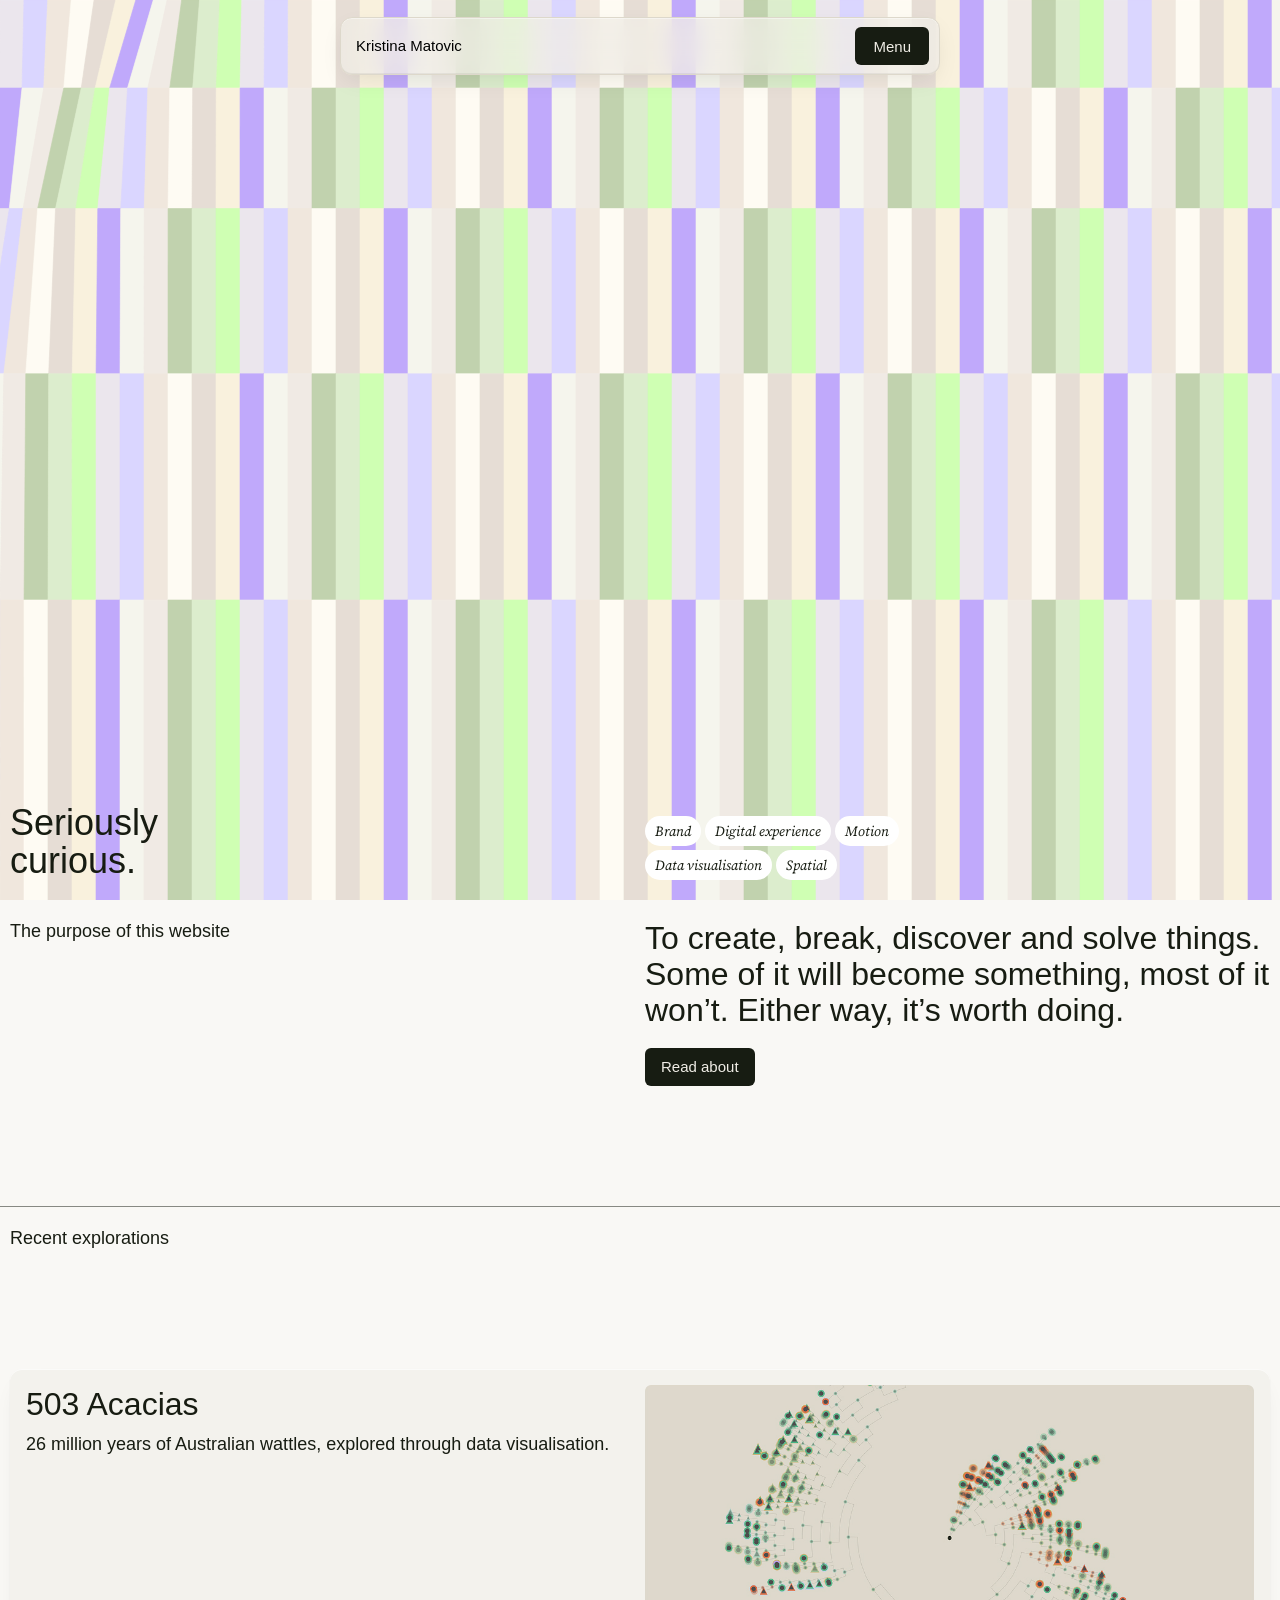
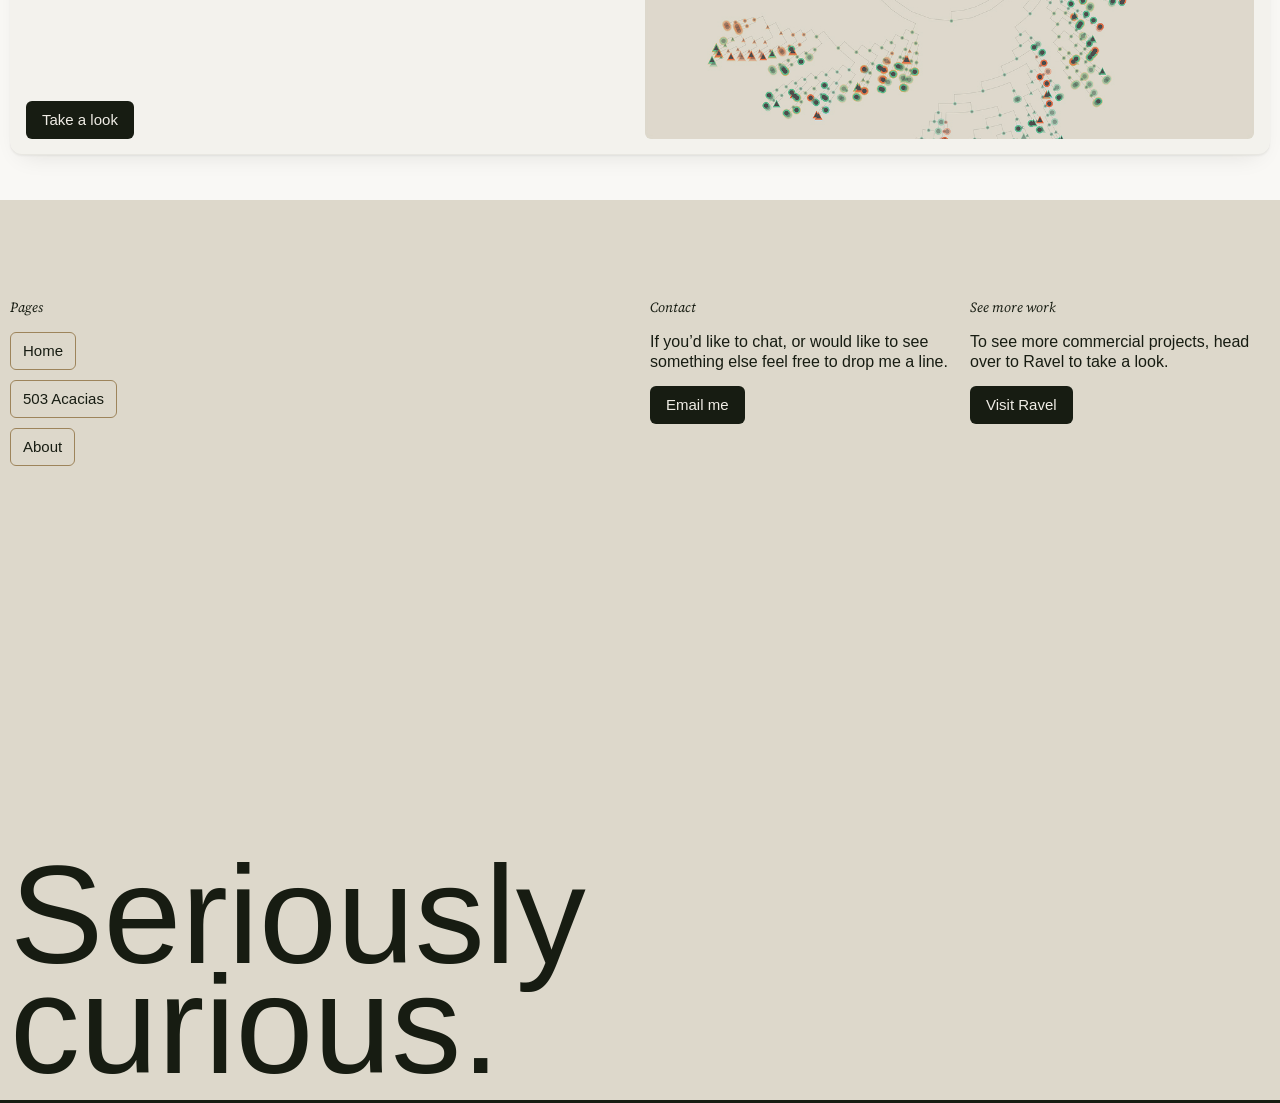
<file: index.html>
<!DOCTYPE html>
<html lang="en">
<head>
  <meta charset="UTF-8">
  <meta name="viewport" content="width=device-width, initial-scale=1">
  <title>Kristina Matovic</title>
  <link rel="icon" href="favicon.ico" sizes="32x32">
  <link rel="icon" href="favicon.svg" type="image/svg+xml">
  <link rel="apple-touch-icon" href="apple-touch-icon.png">
  <link rel="preconnect" href="https://fonts.googleapis.com">
  <link rel="preconnect" href="https://fonts.gstatic.com" crossorigin>
  <link href="https://fonts.googleapis.com/css2?family=Google+Sans+Flex:wght@100..900&family=Instrument+Serif&family=Source+Serif+4:ital,opsz@1,8..60&display=swap" rel="stylesheet">
  <link rel="stylesheet" href="styles.css">
</head>
<body>

  <!-- Interactive background (filled in by sway-grid.js) -->
  <canvas class="sway-grid-bg" id="swayGrid" aria-hidden="true"></canvas>

  <!-- Nav -->
  <nav class="nav-bar">
    <a href="index.html" class="nav-name">Kristina Matovic</a>
    <button class="menu-toggle" id="menuToggle" type="button">Menu</button>
  </nav>

  <div class="menu-overlay" id="menuOverlay">
    <ul class="menu-list">
      <li><a href="index.html#home" class="menu-item">Home</a></li>
      <li><a href="acacias.html" class="menu-item">503 Acacias</a></li>
      <li><a href="about.html" class="menu-item">About</a></li>
      <li><a href="#contact" class="menu-item">Contact</a></li>
    </ul>
  </div>

  <main>

    <!-- 1. Home (dark, lines show through) -->
    <section class="section section-home" id="home">
      <div class="columns">
        <div class="col">
          <h1 class="home-title">Seriously<br>curious.</h1>
        </div>
        <div class="col home-intro">
          <div class="tags" aria-label="Disciplines">
            <ul class="tag-row">
              <li class="tag">Brand</li>
              <li class="tag">Digital experience</li>
              <li class="tag">Motion</li>
            </ul>
            <ul class="tag-row">
              <li class="tag">Data visualisation</li>
              <li class="tag">Spatial</li>
            </ul>
          </div>
        </div>
      </div>
    </section>

    <!-- 2. Purpose + recent explorations -->
    <section class="section section-light" id="explorations">
      <div class="columns">
        <div class="col">
          <p class="label">The purpose of this website</p>
        </div>
        <div class="col">
          <p class="statement">To create, break, discover and solve things. Some of it will become something, most of it won’t. Either way, it’s worth doing.</p>
          <a class="btn" href="about.html">Read about</a>
        </div>
      </div>

      <hr class="divider">

      <p class="label">Recent explorations</p>

      <div class="columns project-card">
        <a class="card-link" href="acacias.html" aria-label="503 Acacias: take a look"></a>
        <div class="col">
          <h2 class="project-title">503 Acacias</h2>
          <p class="body-text">26 million years of Australian wattles, explored through data visualisation.</p>
          <span class="btn">Take a look</span>
        </div>
        <div class="col">
          <div class="project-thumb">
            <img src="images/acacias-thumb.png" alt="503 Acacias – phylogeny visualisation">
          </div>
        </div>
      </div>
    </section>

    <!-- 3. Footer -->
    <section class="section section-footer" id="contact">
      <div class="footer-menu">
        <div class="footer-col">
          <h3 class="footer-heading">Pages</h3>
          <a class="footer-link" href="index.html#home">Home</a>
          <a class="footer-link" href="acacias.html">503 Acacias</a>
          <a class="footer-link" href="about.html">About</a>
        </div>
        <div class="footer-col footer-contact">
          <h3 class="footer-heading">Contact</h3>
          <p class="footer-text">If you’d like to chat, or would like to see something else feel free to drop me a line.</p>
          <a class="btn" href="mailto:hi@kristinamatovic.com">Email me</a>
        </div>
        <div class="footer-col">
          <h3 class="footer-heading">See more work</h3>
          <p class="footer-text">To see more commercial projects, head over to Ravel to take a look.</p>
          <a class="btn" href="https://ravel.com.au" target="_blank" rel="noopener">Visit Ravel</a>
        </div>
      </div>
      <p class="footer-title">Seriously<br>curious.</p>
    </section>

  </main>

  <script src="sway-grid.js"></script>
  <script src="script.js"></script>
</body>
</html>
</file>
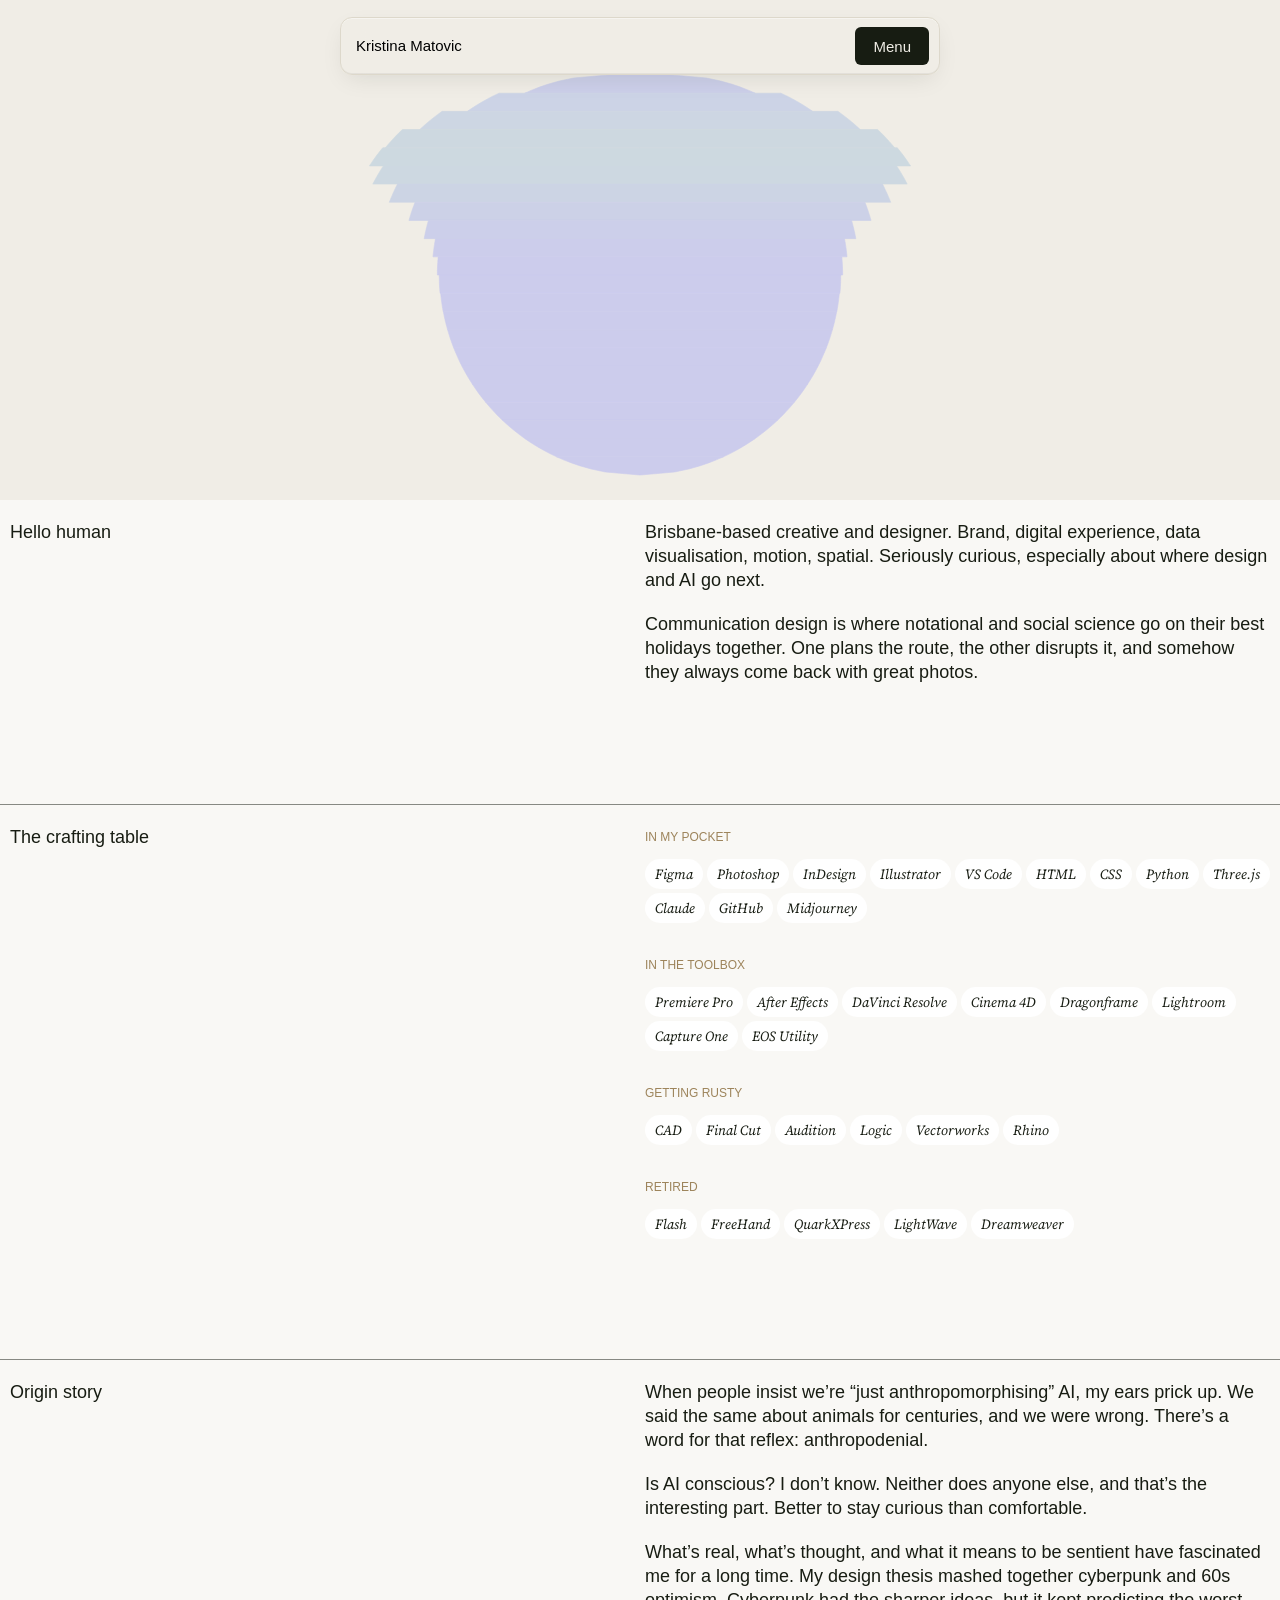
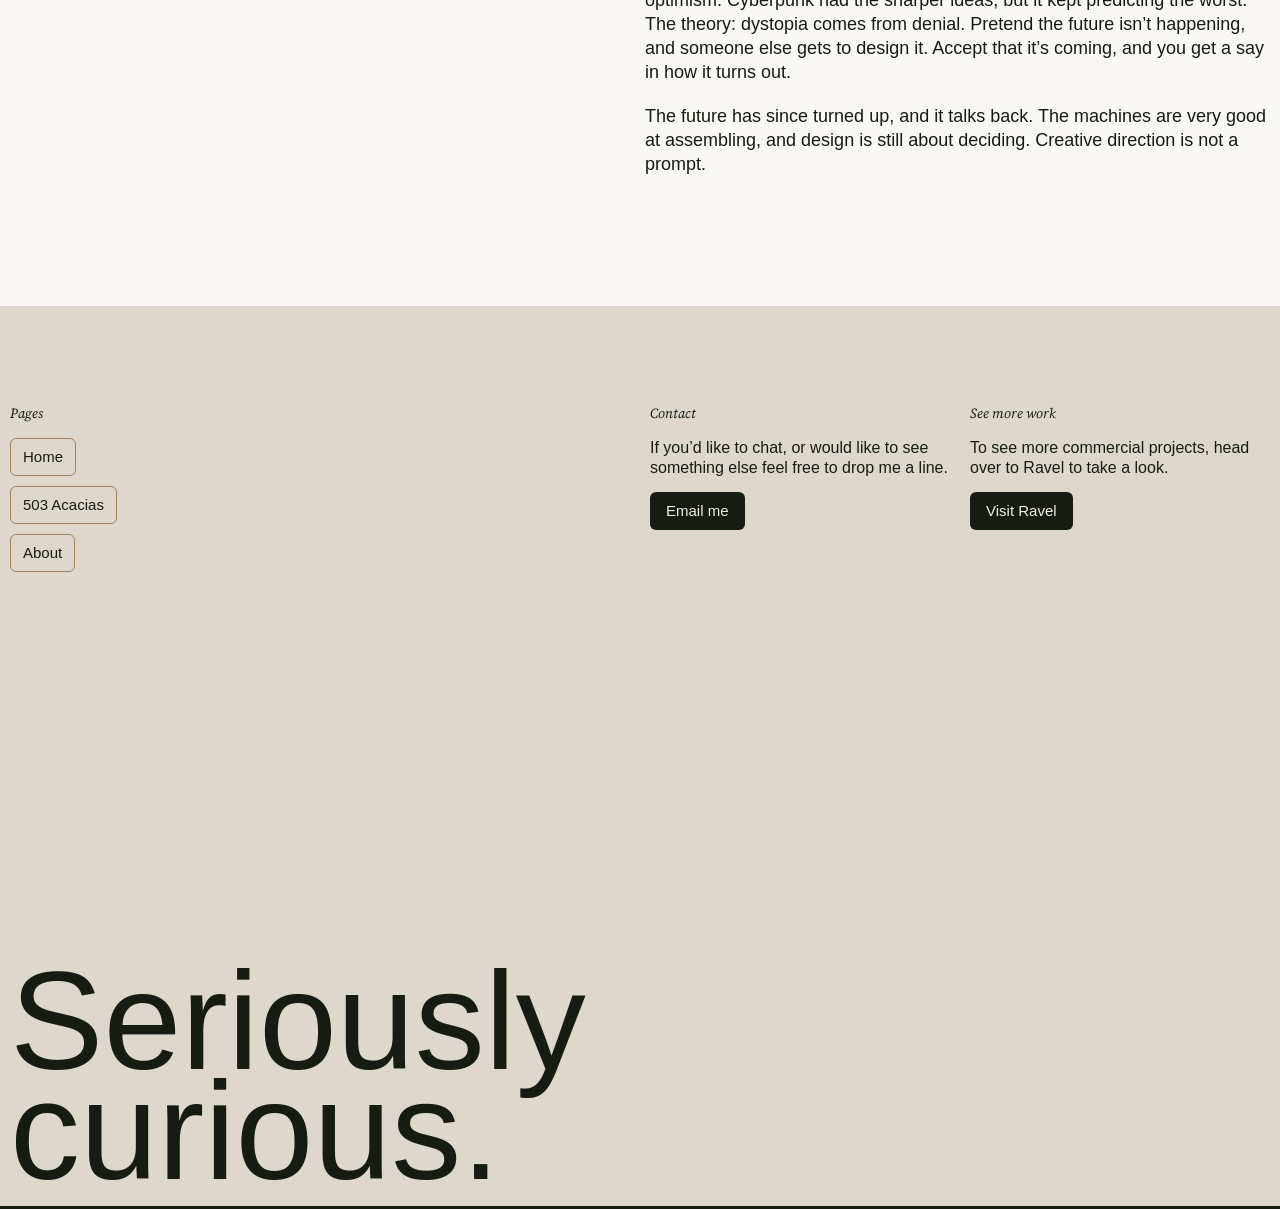
<file: about.html>
<!DOCTYPE html>
<html lang="en">
<head>
  <meta charset="UTF-8">
  <meta name="viewport" content="width=device-width, initial-scale=1">
  <title>About — Kristina Matovic</title>
  <link rel="icon" href="favicon.ico" sizes="32x32">
  <link rel="icon" href="favicon.svg" type="image/svg+xml">
  <link rel="apple-touch-icon" href="apple-touch-icon.png">
  <link rel="preconnect" href="https://fonts.googleapis.com">
  <link rel="preconnect" href="https://fonts.gstatic.com" crossorigin>
  <link href="https://fonts.googleapis.com/css2?family=Google+Sans+Flex:wght@100..900&family=Instrument+Serif&family=Source+Serif+4:ital,opsz,wght@1,8..60,400&display=swap" rel="stylesheet">
  <link rel="stylesheet" href="styles.css">
</head>
<body>

  <!-- Nav (same as home) -->
  <nav class="nav-bar">
    <a href="index.html" class="nav-name">Kristina Matovic</a>
    <button class="menu-toggle" id="menuToggle" type="button">Menu</button>
  </nav>

  <div class="menu-overlay" id="menuOverlay">
    <ul class="menu-list">
      <li><a href="index.html#home" class="menu-item">Home</a></li>
      <li><a href="acacias.html" class="menu-item">503 Acacias</a></li>
      <li><a href="about.html" class="menu-item">About</a></li>
      <li><a href="#contact" class="menu-item">Contact</a></li>
    </ul>
  </div>

  <main>

    <div class="project about-page">
      <!-- Header animation (drawn by strip-sun.js) -->
      <canvas class="about-hero" id="stripSun" aria-hidden="true"></canvas>

      <!-- 1. Hello human -->
      <div class="columns about-section">
        <div class="col">
          <h2 class="label">Hello human</h2>
        </div>
        <div class="col">
          <p class="body-text">Brisbane-based creative and designer. Brand, digital experience, data visualisation, motion, spatial. Seriously curious, especially about where design and AI go next.</p>
          <p class="body-text">Communication design is where notational and social science go on their best holidays together. One plans the route, the other disrupts it, and somehow they always come back with great photos.</p>
        </div>
      </div>

      <hr class="rule">

      <!-- 2. The crafting table (tools) -->
      <div class="columns about-section">
        <div class="col">
          <h2 class="label">The crafting table</h2>
        </div>
        <div class="col">
          <div class="tag-group">
            <h3 class="tag-heading">In my pocket</h3>
            <ul class="tags">
            <li class="tag">Figma</li>
            <li class="tag">Photoshop</li>
            <li class="tag">InDesign</li>
            <li class="tag">Illustrator</li>
            <li class="tag">VS Code</li>
            <li class="tag">HTML</li>
            <li class="tag">CSS</li>
            <li class="tag">Python</li>
            <li class="tag">Three.js</li>
            <li class="tag">Claude</li>
            <li class="tag">GitHub</li>
            <li class="tag">Midjourney</li>
            </ul>
          </div>
          <div class="tag-group">
            <h3 class="tag-heading">In the toolbox</h3>
            <ul class="tags">
            <li class="tag">Premiere Pro</li>
            <li class="tag">After Effects</li>
            <li class="tag">DaVinci Resolve</li>
            <li class="tag">Cinema 4D</li>
            <li class="tag">Dragonframe</li>
            <li class="tag">Lightroom</li>
            <li class="tag">Capture One</li>
            <li class="tag">EOS Utility</li>
            </ul>
          </div>
          <div class="tag-group">
            <h3 class="tag-heading">Getting rusty</h3>
            <ul class="tags">
            <li class="tag">CAD</li>
            <li class="tag">Final Cut</li>
            <li class="tag">Audition</li>
            <li class="tag">Logic</li>
            <li class="tag">Vectorworks</li>
            <li class="tag">Rhino</li>
            </ul>
          </div>
          <div class="tag-group">
            <h3 class="tag-heading">Retired</h3>
            <ul class="tags">
            <li class="tag">Flash</li>
            <li class="tag">FreeHand</li>
            <li class="tag">QuarkXPress</li>
            <li class="tag">LightWave</li>
            <li class="tag">Dreamweaver</li>
            </ul>
          </div>
        </div>
      </div>

      <hr class="rule">

      <!-- 3. Origin story -->
      <div class="columns about-section">
        <div class="col">
          <h2 class="label">Origin story</h2>
        </div>
        <div class="col">
          <p class="body-text">When people insist we’re “just anthropomorphising” AI, my ears prick up. We said the same about animals for centuries, and we were wrong. There’s a word for that reflex: anthropodenial.</p>
          <p class="body-text">Is AI conscious? I don’t know. Neither does anyone else, and that’s the interesting part. Better to stay curious than comfortable.</p>
          <p class="body-text">What’s real, what’s thought, and what it means to be sentient have fascinated me for a long time. My design thesis mashed together cyberpunk and 60s optimism. Cyberpunk had the sharper ideas, but it kept predicting the worst. The theory: dystopia comes from denial. Pretend the future isn’t happening, and someone else gets to design it. Accept that it’s coming, and you get a say in how it turns out.</p>
          <p class="body-text">The future has since turned up, and it talks back. The machines are very good at assembling, and design is still about deciding. Creative direction is not a prompt.</p>
        </div>
      </div>
    </div>

    <!-- Footer (same as home) -->
    <section class="section section-footer" id="contact">
      <div class="footer-menu">
        <div class="footer-col">
          <h3 class="footer-heading">Pages</h3>
          <a class="footer-link" href="index.html#home">Home</a>
          <a class="footer-link" href="acacias.html">503 Acacias</a>
          <a class="footer-link" href="about.html">About</a>
        </div>
        <div class="footer-col footer-contact">
          <h3 class="footer-heading">Contact</h3>
          <p class="footer-text">If you’d like to chat, or would like to see something else feel free to drop me a line.</p>
          <a class="btn" href="mailto:hi@kristinamatovic.com">Email me</a>
        </div>
        <div class="footer-col">
          <h3 class="footer-heading">See more work</h3>
          <p class="footer-text">To see more commercial projects, head over to Ravel to take a look.</p>
          <a class="btn" href="https://ravel.com.au" target="_blank" rel="noopener">Visit Ravel</a>
        </div>
      </div>
      <p class="footer-title">Seriously<br>curious.</p>
    </section>

  </main>

  <script src="strip-sun.js"></script>
  <script src="script.js"></script>
</body>
</html>
</file>
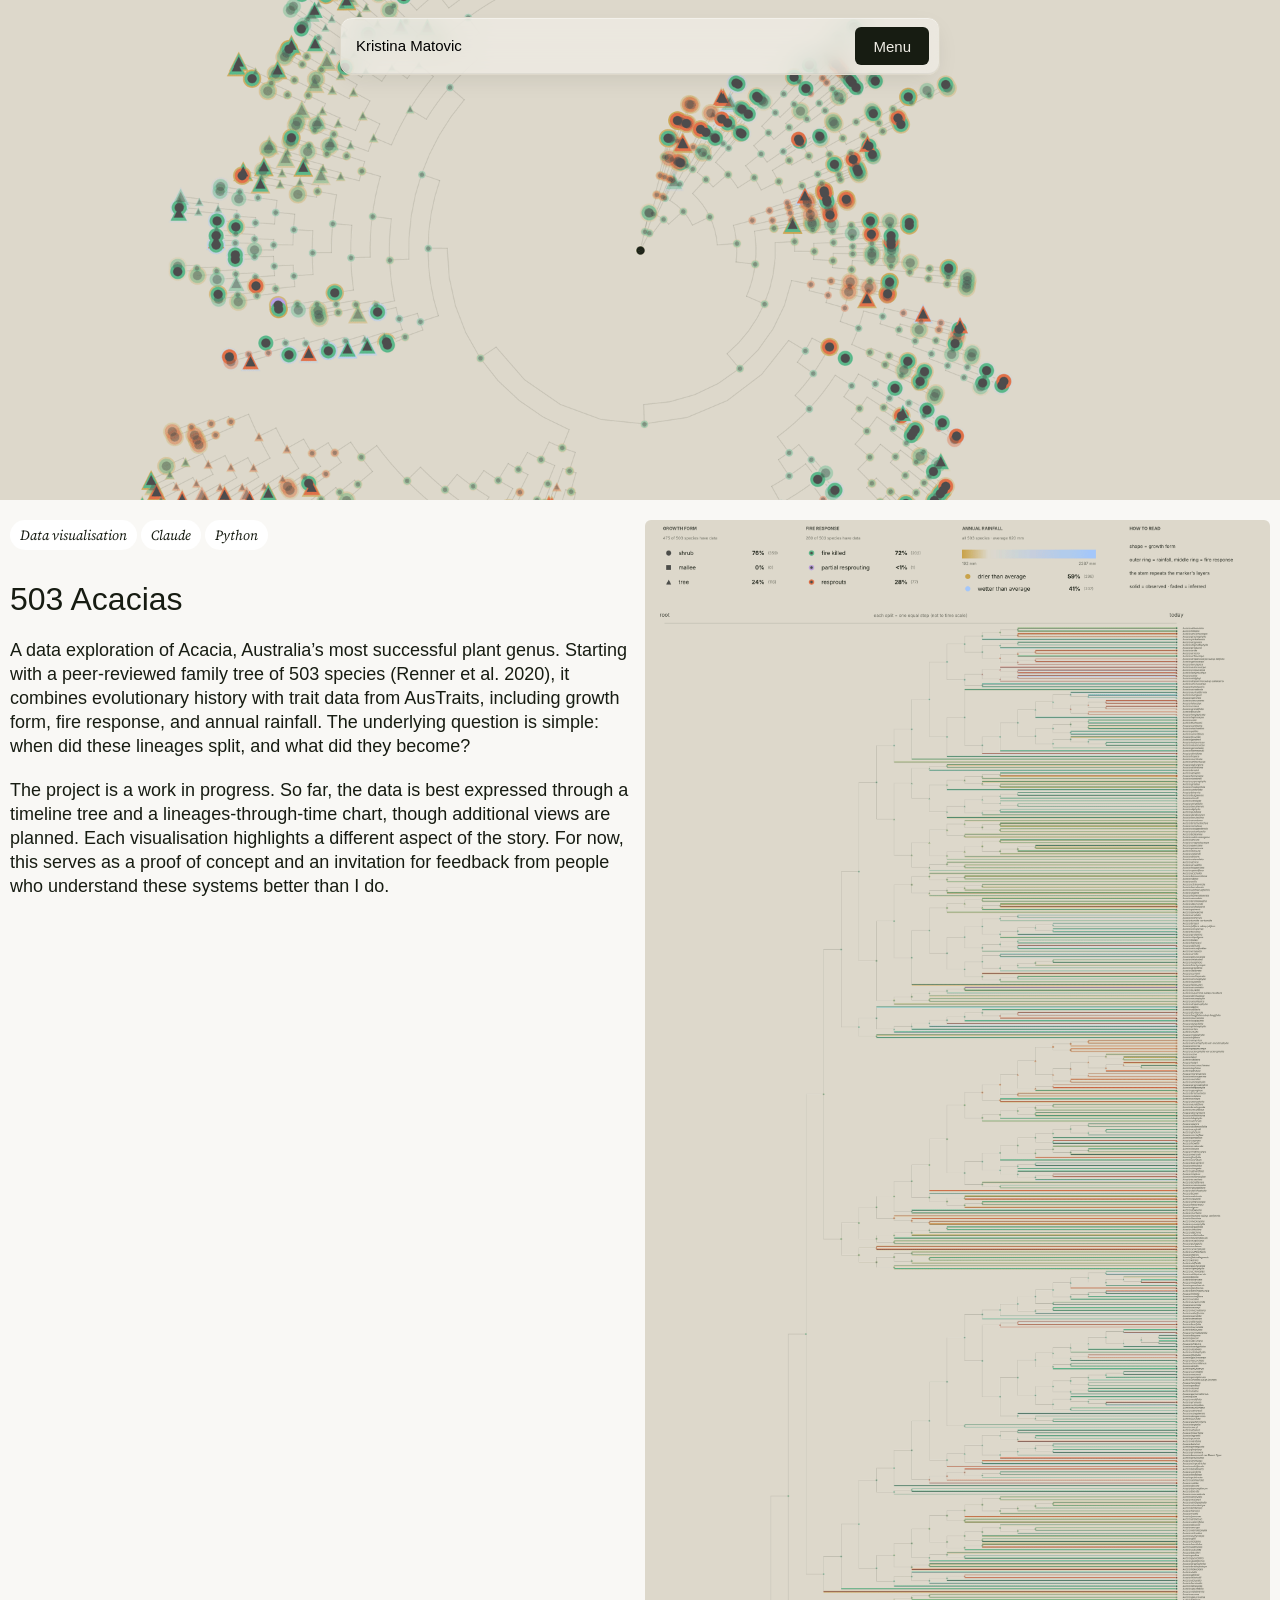
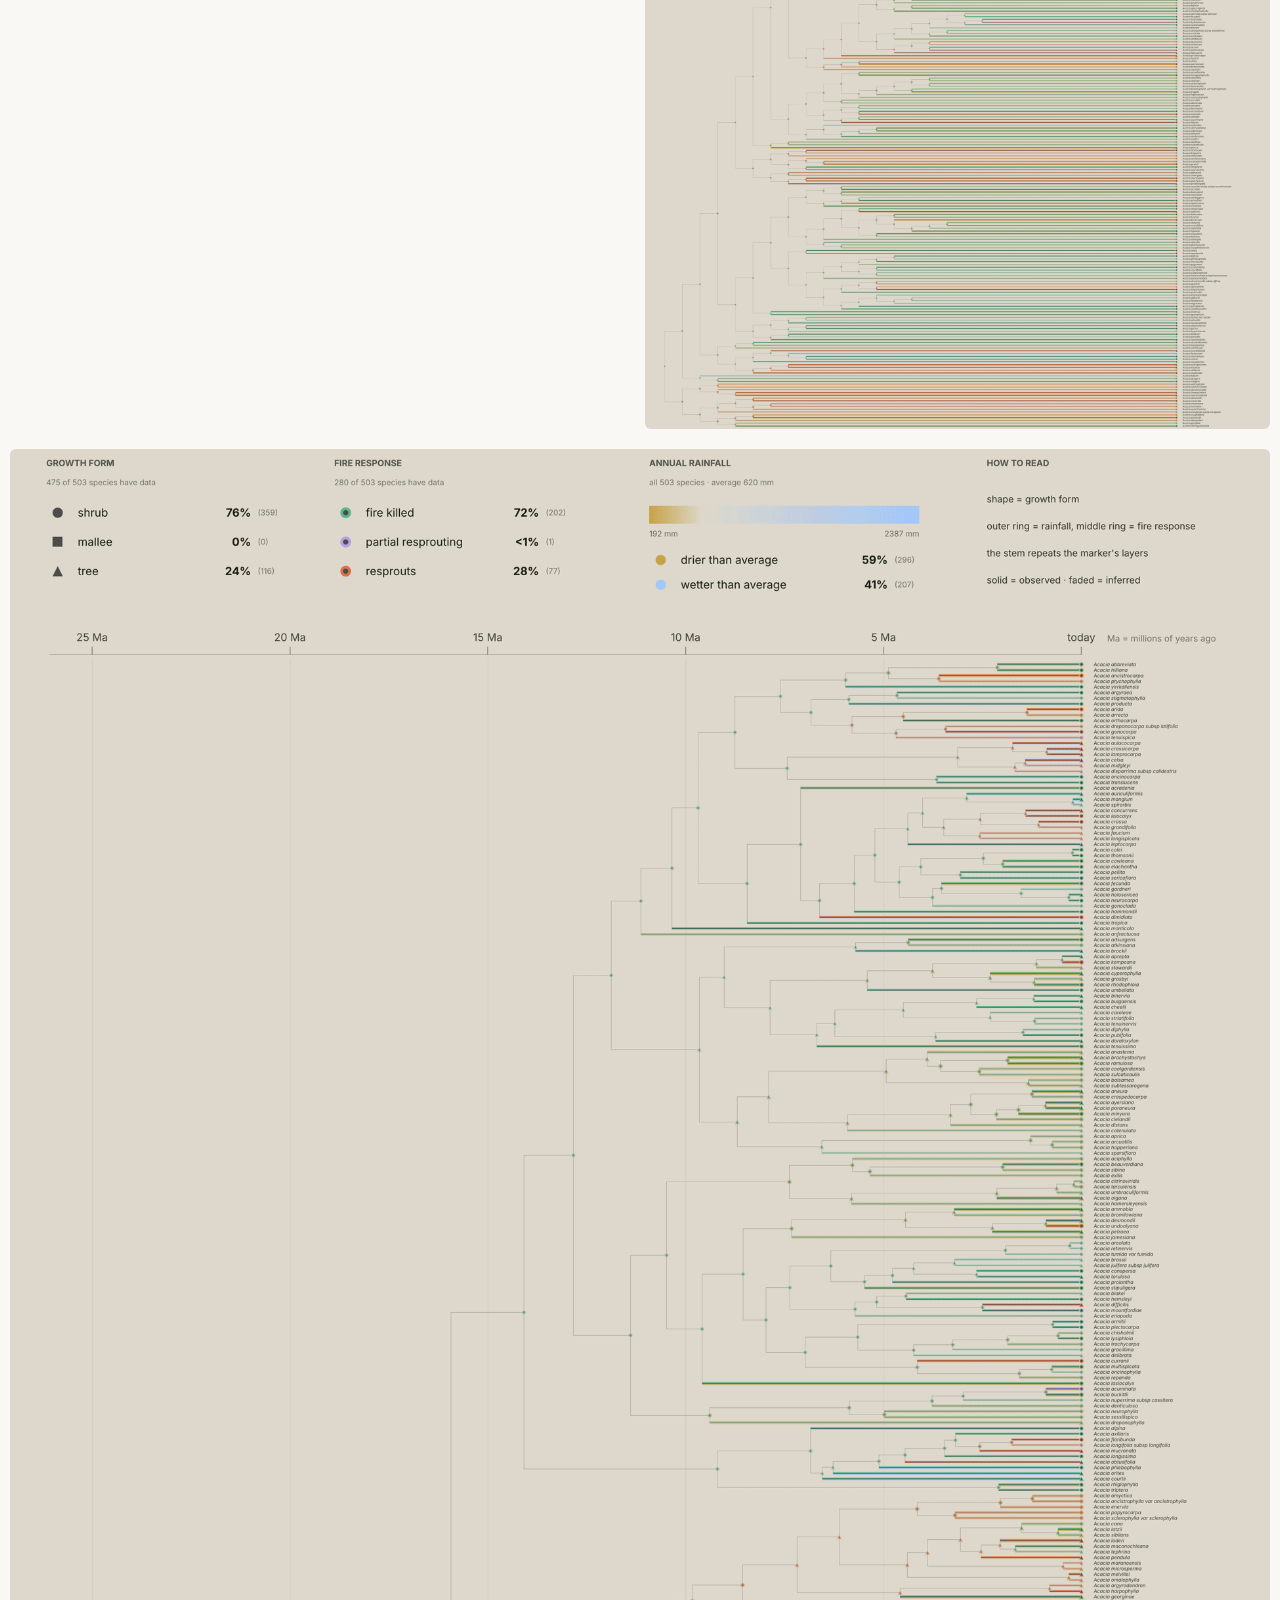
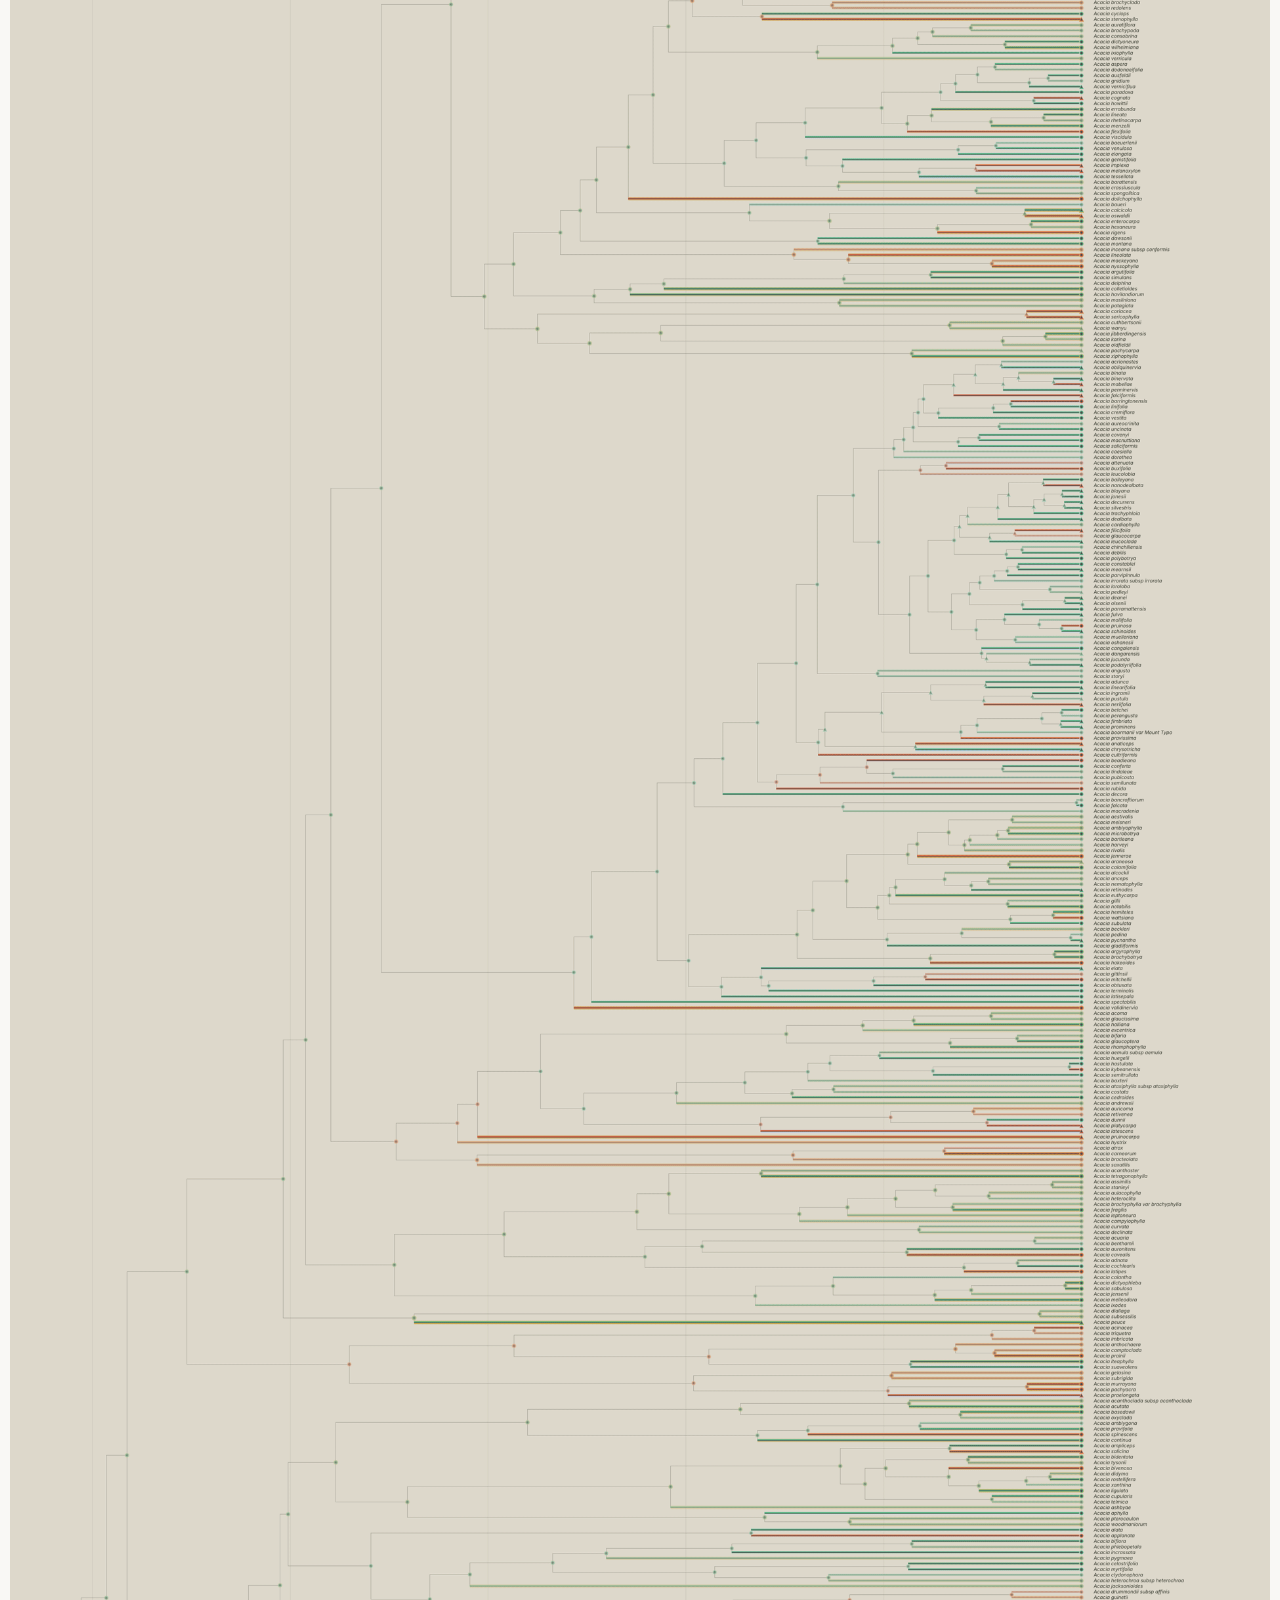
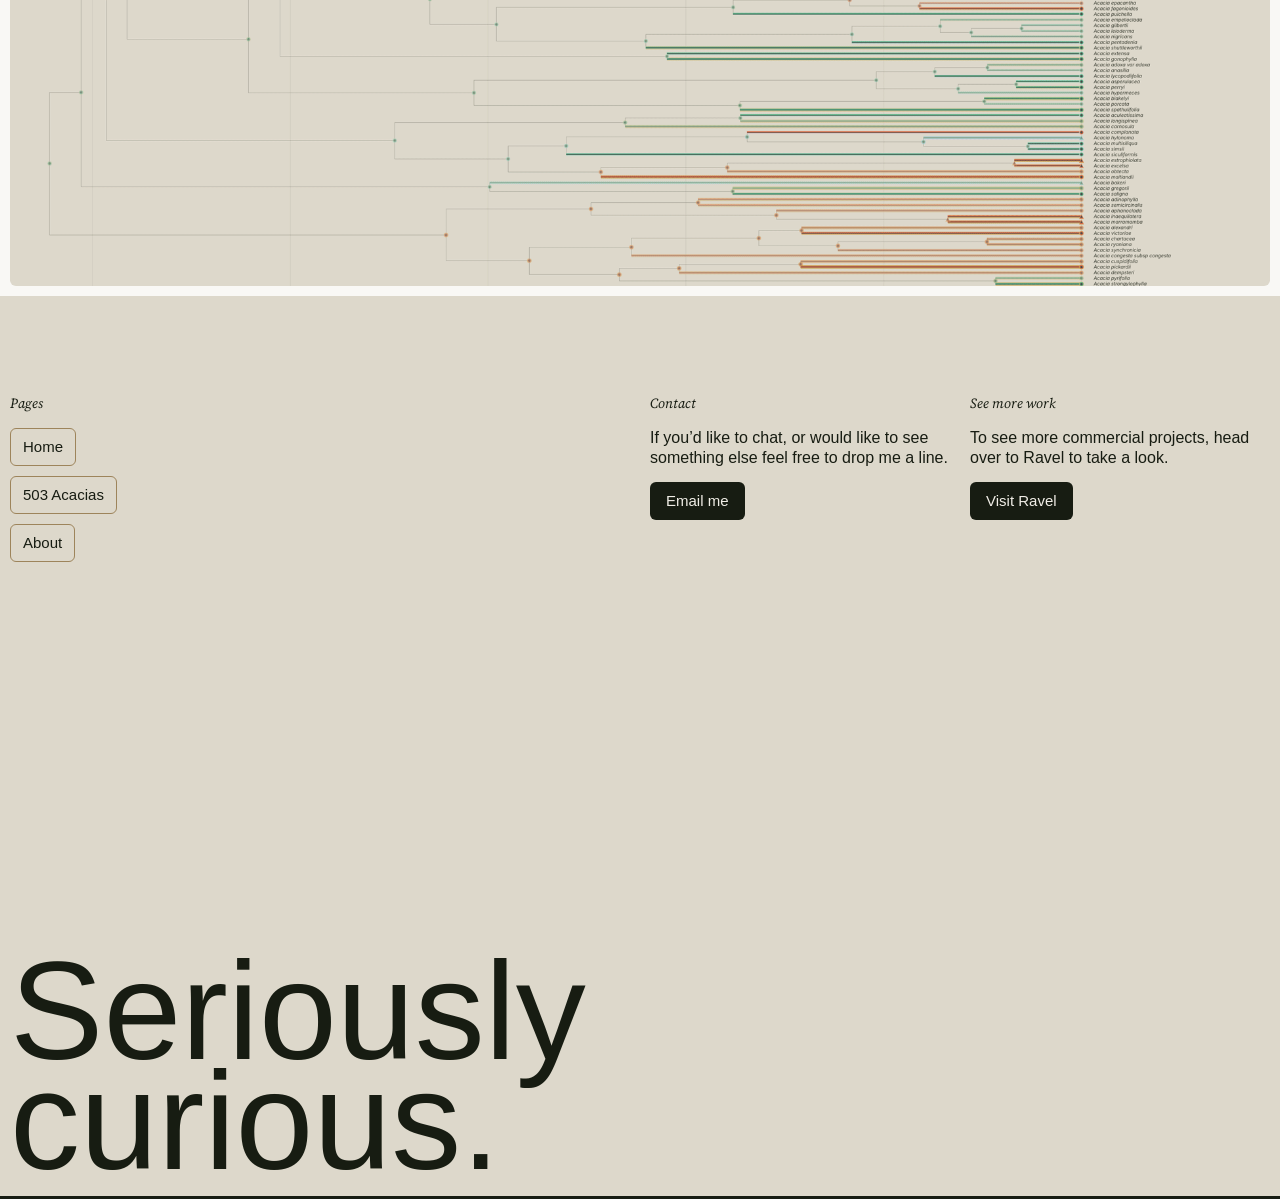
<file: acacias.html>
<!DOCTYPE html>
<html lang="en">
<head>
  <meta charset="UTF-8">
  <meta name="viewport" content="width=device-width, initial-scale=1">
  <title>503 Acacias — Kristina Matovic</title>
  <link rel="icon" href="favicon.ico" sizes="32x32">
  <link rel="icon" href="favicon.svg" type="image/svg+xml">
  <link rel="apple-touch-icon" href="apple-touch-icon.png">
  <link rel="preconnect" href="https://fonts.googleapis.com">
  <link rel="preconnect" href="https://fonts.gstatic.com" crossorigin>
  <link href="https://fonts.googleapis.com/css2?family=Google+Sans+Flex:wght@100..900&family=Instrument+Serif&family=Source+Serif+4:ital,opsz@1,8..60&display=swap" rel="stylesheet">
  <link rel="stylesheet" href="styles.css">
</head>
<body>

  <!-- Nav (same as home) -->
  <nav class="nav-bar">
    <a href="index.html" class="nav-name">Kristina Matovic</a>
    <button class="menu-toggle" id="menuToggle" type="button">Menu</button>
  </nav>

  <div class="menu-overlay" id="menuOverlay">
    <ul class="menu-list">
      <li><a href="index.html#home" class="menu-item">Home</a></li>
      <li><a href="acacias.html" class="menu-item">503 Acacias</a></li>
      <li><a href="about.html" class="menu-item">About</a></li>
      <li><a href="#contact" class="menu-item">Contact</a></li>
    </ul>
  </div>

  <main>

    <!-- Project content -->
    <div class="project">
      <img class="project-hero hero-full" src="images/acacias-hero.gif" alt="Acacia phylogeny, overview">

      <div class="columns project-intro">
        <div class="col project-text">
          <ul class="tag-row project-tags" aria-label="Tags">
            <li class="tag">Data visualisation</li>
            <li class="tag">Claude</li>
            <li class="tag">Python</li>
          </ul>
          <h1 class="project-title">503 Acacias</h1>
          <p class="body-text">A data exploration of Acacia, Australia’s most successful plant genus. Starting with a peer-reviewed family tree of 503 species (Renner et al. 2020), it combines evolutionary history with trait data from AusTraits, including growth form, fire response, and annual rainfall. The underlying question is simple: when did these lineages split, and what did they become?</p>
          <p class="body-text">The project is a work in progress. So far, the data is best expressed through a timeline tree and a lineages-through-time chart, though additional views are planned. Each visualisation highlights a different aspect of the story. For now, this serves as a proof of concept and an invitation for feedback from people who understand these systems better than I do.</p>
        </div>
        <div class="col">
          <img class="project-side" src="images/acacias-lineages.gif" alt="Lineages through time chart">
        </div>
      </div>

      <img class="project-tree" src="images/acacias-tree.gif" alt="Timeline tree of 503 Acacia species">
    </div>

    <!-- Footer (same as home) -->
    <section class="section section-footer" id="contact">
      <div class="footer-menu">
        <div class="footer-col">
          <h3 class="footer-heading">Pages</h3>
          <a class="footer-link" href="index.html#home">Home</a>
          <a class="footer-link" href="acacias.html">503 Acacias</a>
          <a class="footer-link" href="about.html">About</a>
        </div>
        <div class="footer-col footer-contact">
          <h3 class="footer-heading">Contact</h3>
          <p class="footer-text">If you’d like to chat, or would like to see something else feel free to drop me a line.</p>
          <a class="btn" href="mailto:hi@kristinamatovic.com">Email me</a>
        </div>
        <div class="footer-col">
          <h3 class="footer-heading">See more work</h3>
          <p class="footer-text">To see more commercial projects, head over to Ravel to take a look.</p>
          <a class="btn" href="https://ravel.com.au" target="_blank" rel="noopener">Visit Ravel</a>
        </div>
      </div>
      <p class="footer-title">Seriously<br>curious.</p>
    </section>

  </main>

  <script src="script.js"></script>
</body>
</html>
</file>
<file: styles.css>
/* ==========================================================
   Kristina Matovic — home page
   1. Tokens   2. Base   3. Background lines   4. Nav + menu
   5. Layout   6. Sections   7. Buttons   8. Scroll fade   9. Mobile (keep last)
   ========================================================== */

/* 1. TOKENS ------------------------------------------------ */
:root {
  --green-black: #171C12;
  --linen:       #F0EDE6;
  --beige:       #DDD8CB;
  --off-white:   #F9F8F5;
  --gold:        #9D845B;   /* menu open */
  --lime:        #9D845B;   /* menu hover */
  --orange:      #EB6238;   /* cursor */

  --line:        #1D462F;   /* resting line colour */
  --line-active: #2DBD6E;   /* colour once rotated */
  --cell:        36px;      /* grid cell size — script.js reads this */

  --max-width: 1440px;
  --gutter: max(10px, calc((100vw - var(--max-width)) / 2));
}

/* 2. BASE -------------------------------------------------- */
html { overflow-x: hidden; scroll-behavior: smooth; }

body {
  margin: 0;
  background: var(--green-black);
  color: var(--green-black);
  font-family: 'Google Sans Flex', sans-serif;
  font-size: 18px;
  line-height: 22px;
}

h1, h2, p { margin: 0; }
a { color: inherit; }

.label         { font-weight: 500; }
.body-text     { font-weight: 400; }
.statement     { font-size: 32px; line-height: 36px; margin-bottom: 20px; }
.project-title { font-size: 32px; font-weight: 500; line-height: 1.2; }

/* 3. BACKGROUND SWAY GRID ---------------------------------- */
.sway-grid-bg {
  position: fixed;
  inset: 0;
  z-index: 0;
  display: block;
  width: 100%;
  height: 100%;
  touch-action: pan-y;                  /* vertical scrolling always allowed */
}

/* 4. NAV + MENU -------------------------------------------- */
.nav-bar {
  position: fixed;
  top: 17px;
  left: 50%;
  transform: translateX(-50%);
  z-index: 100;
  box-sizing: border-box;
  width: calc(100% - 20px);
  max-width: 600px;
  height: 58px;
  padding: 10px 10px 10px 15px;
  display: flex;
  align-items: center;
  justify-content: space-between;
  background: var(--linen);
  border: 1px solid var(--beige);
  border-radius: 12px;
    box-shadow:
    inset 0 1px 0 rgba(255, 255, 255, 0.4),   /* light catching the top edge */
    inset 0 -1px 0 rgba(23, 28, 18, 0.06),    /* faint bottom edge */
    0 1px 2px rgba(161, 165, 158, 0.015),         /* tight contact shadow */
    0 8px 24px -6px rgba(23, 28, 18, 0.103);   /* soft lift */
  background: rgba(240, 237, 230, 0.72);
  backdrop-filter: blur(12px);
}

.nav-name {
  font-size: 15px;
  font-weight: 500;
  color: #000;
  text-decoration: none;
}

.menu-toggle {
  height: 38px;
  padding: 0 18px;
  border: 0;
  border-radius: 6px;
  background: var(--green-black);
  color: var(--linen);
  font: 400 15px 'Google Sans Flex', sans-serif;
  cursor: pointer;
  transition: background 0.2s;
}
.menu-toggle:hover,
.menu-toggle.is-open { background: var(--gold); }

.menu-overlay {
  position: fixed;
  inset: 0;
  z-index: 90;
  padding: 200px 0 0;                   /* no side padding, so the lines run edge to edge */
  box-sizing: border-box;
  background: #32302F;
  opacity: 0;
  visibility: hidden;
  transition: opacity 0.3s, visibility 0.3s;
}
.menu-overlay.is-open { opacity: 1; visibility: visible; }

.menu-list { list-style: none; margin: 0; padding: 0; }

.menu-item {
  position: relative;
  display: block;
  padding: 22px 0;
  text-align: center;
  font-size: 32px;
  line-height: 36px;
  color: var(--linen);
  text-decoration: none;
  border-bottom: 1px solid #544F4C;
  /* start state: dropped down and invisible. Closing snaps back instantly. */
  opacity: 0;
  transform: translateY(48px);
  transition: opacity 0.2s, transform 0.2s;
}
.menu-item { transition: opacity 0.2s, transform 0.2s, color 0.2s; }
.menu-item:hover,
.menu-item:focus-visible {
  color: var(--lime);
  letter-spacing: 0.06em;
  border-bottom-color: var(--lime);
}

/* The line that spins in when you hover — same trick as the background */


/* Opening: items spring up one after another */
.menu-overlay.is-open .menu-item {
  opacity: 1;
  transform: none;
  transition: color 0.2s, letter-spacing 0.4s cubic-bezier(0.34, 1.56, 0.64, 1), border-color 0.2s,
              opacity 0.4s ease, transform 0.7s cubic-bezier(0.34, 1.56, 0.64, 1);
}
.menu-overlay.is-open li:nth-child(1) .menu-item { transition-delay: 0s, 0s, 0s, 0.10s, 0.10s; }
.menu-overlay.is-open li:nth-child(2) .menu-item { transition-delay: 0s, 0s, 0s, 0.20s, 0.20s; }
.menu-overlay.is-open li:nth-child(3) .menu-item { transition-delay: 0s, 0s, 0s, 0.30s, 0.30s; }
.menu-overlay.is-open li:nth-child(4) .menu-item { transition-delay: 0s, 0s, 0s, 0.40s, 0.40s; }

@media (prefers-reduced-motion: reduce) {
  .menu-item, .menu-overlay.is-open .menu-item { transform: none; transition: opacity 0.2s; }
}

/* 5. LAYOUT ------------------------------------------------ */
/* Sections run edge to edge (so backgrounds do too). Side padding
   keeps the content inside a centred 1440px column. */
main { position: relative; z-index: 1; pointer-events: none; }  /* hovers pass through to the lines */

.section {
  box-sizing: border-box;
  min-height: 100vh;    /* fallback for older browsers */
  min-height: 100svh;   /* visible screen height, with browser toolbars showing */
  padding: 20px var(--gutter);
  display: flex;
  flex-direction: column;
  pointer-events: none;                 /* let hovers reach the lines */
}

/* Two equal columns, 10px apart */
.columns {
  display: grid;
  grid-template-columns: 1fr 1fr;
  gap: 10px;
}

/* Things that must stay clickable */
.btn, .section a { pointer-events: auto; }

/* 6. SECTIONS ---------------------------------------------- */

/* Home */
.section-home { color: var(--green-black); justify-content: flex-end; }
.section-home .columns { align-items: end; }

.home-title { font-size: 36px; font-weight: 500; line-height: 38px; }
.home-intro { display: flex; flex-direction: column; gap: 98px; }
.home-role  { font-family: 'Instrument Serif', serif; font-size: 16px; line-height: 18px; }

/* Tags */
.tags { display: flex; flex-direction: column; gap: 4px; }

.tag-row {
  list-style: none;
  margin: 0;
  padding: 0;
  display: flex;
  flex-wrap: wrap;
  gap: 4px;
}

.tag {
  box-sizing: border-box;
  height: 30px;
  padding: 0 10px;
  display: inline-flex;
  align-items: center;
  background: #fff;
  border-radius: 20px;
  font-family: 'Source Serif 4', Georgia, serif;
  font-style: italic;
  font-variation-settings: "opsz" 18;   /* the 18pt cut from your Figma file */
  font-size: 14px;
  line-height: 1;
  color: var(--green-black);
  white-space: nowrap;
}

/* Purpose + explorations */
.section-light { background: var(--off-white); }
.section-light .columns:first-child { margin-bottom: 120px; }

.divider {
  border: 0;
  border-top: 1px solid rgba(23, 28, 18, 0.5);   /* green-black at 50%, same as .rule */
  margin: 0 calc(var(--gutter) * -1) 20px;   /* full-bleed */
}

.project-card {
  position: relative;
  margin-top: 120px;
  padding: 16px;
  border-radius: 12px;
  background: rgba(221, 216, 203, 0.2);
  /* very subtle bevel — same recipe as the nav bar */
  box-shadow:
    inset 0 1px 0 rgba(255, 255, 255, 0.7),    /* light catching the top edge */
    inset 0 -1px 0 rgba(23, 28, 18, 0.05),     /* faint bottom edge */
    0 1px 2px rgba(23, 28, 18, 0.05),          /* tight contact shadow */
    0 10px 24px -12px rgba(23, 28, 18, 0.12);  /* soft lift */
  transition: background 0.3s ease, box-shadow 0.3s ease, transform 0.3s ease;
}

/* Hover (and keyboard focus): card lifts a touch, the image eases in, the button warms up */
.project-card:hover,
.project-card:focus-within {
  transform: translateY(-2px);
  background: rgba(221, 216, 203, 0.35);
  box-shadow:
    inset 0 1px 0 rgba(255, 255, 255, 0.8),
    inset 0 -1px 0 rgba(23, 28, 18, 0.06),
    0 1px 2px rgba(23, 28, 18, 0.06),
    0 16px 30px -12px rgba(23, 28, 18, 0.18);
}
.project-card:hover .btn,
.project-card:focus-within .btn { background: var(--gold); }

/* Make the whole card clickable: one invisible link covers it */
.card-link {
  position: absolute;
  inset: 0;
  z-index: 1;
  border-radius: 12px;
}
.card-link:focus-visible { outline: 2px solid var(--green-black); outline-offset: 2px; }

.project-card .col { display: flex; flex-direction: column; gap: 10px; }
.project-card .btn { margin-top: auto; align-self: flex-start; }   /* button sits at the bottom of the card */

.project-thumb {
  display: block;
  border-radius: 6px;
  overflow: hidden;
  transition: transform 0.3s;
}
.project-thumb img { display: block; width: 100%; height: auto; transition: transform 0.6s ease; }
.project-card:hover .project-thumb img { transform: scale(1.04); }

/* Project page */
.project {
  background: var(--off-white);
  padding: 10px var(--gutter);
  display: flex;
  flex-direction: column;
  gap: 20px;
  pointer-events: auto;                 /* opaque page, so no need to pass hovers through */
}

.project-hero,
.project-side,
.project-tree {
  display: block;
  width: 100%;
  object-fit: cover;
  border-radius: 6px;
  background: #D9D9D9;                  /* shows until the image loads */
}

.project-hero { height: 500px; }
.project-side { aspect-ratio: 497 / 1200; }
.project-tree { aspect-ratio: 1004 / 2420; }

.project-intro { align-items: start; }
.project-text .body-text { line-height: 24px; margin-bottom: 20px; }
.project-text .project-title { margin-bottom: 20px; }
.project-tags { margin-bottom: 30px; }

/* About page header */
.about-hero {
  display: block;
  height: 500px;
  background: var(--linen);
  touch-action: pan-y;                  /* vertical scrolling always allowed */

  /* Edge to edge, like the home page */
  width: calc(100% + var(--gutter) * 2);
  margin: -10px calc(var(--gutter) * -1) 0;   /* cancels the page padding: top, left, right */
  border-radius: 0;
}

/* About page */
.about-page { gap: 0; }   /* section padding does the spacing, like the home page */
.rule { border: 0; border-top: 1px solid rgba(23, 28, 18, 0.5); margin: 0 calc(var(--gutter) * -1); }   /* full-bleed */

/* Edge-to-edge header image (About page) */
.hero-full {
  width: calc(100% + var(--gutter) * 2);
  margin: -10px calc(var(--gutter) * -1) 0;   /* cancels the page padding: top, left, right */
  border-radius: 0;
}

.about-section { align-items: start; padding: 20px 0 120px; }
.about-section .label     { margin: 0; font-size: 18px; line-height: 24px; }
.about-section .body-text { line-height: 24px; margin-bottom: 20px; }
.about-section .body-text:last-child { margin-bottom: 0; }

.tag-heading {
  margin: 0;
  padding-bottom: 10px;
  font-size: 12px;
  font-weight: 500;
  line-height: 24px;
  text-transform: uppercase;
  color: var(--gold);
}
.tag-group + .tag-group .tag-heading { padding-top: 30px; }

.tag-group .tags { list-style: none; margin: 0; padding: 0; display: flex; flex-direction: row; flex-wrap: wrap; gap: 4px; }

/* Footer */
.section-footer {
  background: var(--beige);
  justify-content: space-between;
  gap: 64px;                            /* minimum space above the big title, even when the screen is short */
  padding-top: 100px;
}

.footer-menu {
  display: grid;
  grid-template-columns: repeat(4, 1fr);
  gap: 20px;
  align-items: start;
}
.footer-contact { grid-column: 3; }          /* column 2 stays blank */

.footer-col { display: flex; flex-direction: column; align-items: flex-start; gap: 10px; }

.footer-heading {
  margin: 0;
  padding-bottom: 8px;
  font: italic 400 14px/14px 'Source Serif 4', Georgia, serif;
  font-variation-settings: "opsz" 18;
  color: var(--green-black);
}

.footer-text { margin: 0; padding-bottom: 4px; font-size: 16px; line-height: 20px; }

.footer-link {
  box-sizing: border-box;
  display: inline-flex;
  align-items: center;
  height: 38px;
  padding: 0 12px;
  border: 1px solid var(--gold);
  border-radius: 6px;
  font-size: 15px;
  color: var(--green-black);
  text-decoration: none;
  transition: background 0.2s, color 0.2s;
}
.footer-link:hover { background: var(--gold); color: var(--linen); }

.footer-title { font-size: 140px; font-weight: 500; line-height: 110px; }

/* 7. BUTTONS ----------------------------------------------- */
.buttons { display: flex; gap: 6px; }

.btn {
  display: inline-flex;
  align-items: center;
  justify-content: center;
  height: 38px;
  padding: 0 16px;
  border-radius: 6px;
  background: var(--green-black);
  color: var(--linen);
  font-size: 15px;
  text-decoration: none;
  white-space: nowrap;
  transition: background 0.2s;
}
.btn:hover { background: var(--gold); }

/* 8. FADE IN ON SCROLL ------------------------------------- */
/* script.js adds .reveal to these elements, then .is-visible as they scroll in */
.reveal {
  opacity: 0;
  transform: translateY(24px);
  transition: opacity 0.8s ease, transform 0.8s ease;
  transition-delay: var(--delay, 0s);
}
.reveal.is-visible { opacity: 1; transform: none; }

@media (prefers-reduced-motion: reduce) {
  .reveal { opacity: 1; transform: none; transition: none; }
}

/* 9. CUSTOM CURSOR ---------------------------------------- */
@media (hover: hover) and (pointer: fine) {
  html.has-cursor, html.has-cursor * { cursor: none; }
}

.cursor {
  position: fixed;
  top: 0;
  left: 0;
  z-index: 1000;
  width: 12px;
  height: 12px;
  margin: -6px 0 0 -6px;                /* centres the dot on the pointer */
  border-radius: 50%;
  background: var(--orange);
  pointer-events: none;                 /* never blocks clicks or the sway grid */
  opacity: 0;
  transition: width 0.25s, height 0.25s, margin 0.25s, background 0.25s, box-shadow 0.25s, opacity 0.2s;
}
.cursor.is-visible { opacity: 1; }

/* Over links and buttons: dot opens into a ring */
.cursor.is-hover {
  width: 36px;
  height: 36px;
  margin: -18px 0 0 -18px;
  background: transparent;
  box-shadow: inset 0 0 0 2px var(--orange);
}

/* . MOBILE — keep this block LAST ------------------------- */
@media (max-width: 768px) {
  .columns { grid-template-columns: 1fr; gap: 20px; }
  .statement, .project-title { font-size: 28px; line-height: 32px; }
  .btn { height: 44px; }                                /* bigger tap target */

  /* Home hero */
  .home-title { font-size: 40px; line-height: 32px; }
  .home-intro { gap: 40px; }
  .section-home { padding-bottom: 24px; }
  .section-home .columns { gap: 24px; }

  /* Purpose + recent explorations */
  .section-light { padding-bottom: 64px; }
  .section-light .columns:first-child { gap: 32px; margin-bottom: 64px; }
  .statement { margin-bottom: 24px; }
  .project-card { margin-top: 32px; gap: 16px; }
  .project-card .col { gap: 16px; }
  .project-card .col:last-child { order: -1; }          /* image moves above the text */

  /* Footer */
  .section-footer { min-height: 0; padding-top: 40px; }
  .footer-col { gap: 8px; }
  .footer-col:first-child { flex-direction: row; flex-wrap: wrap; column-gap: 12px; }   /* page links in a row */
  .footer-col:first-child .footer-heading { width: 100%; }                              /* heading keeps its own line */
  .footer-heading { line-height: 18px; }
  .footer-link { height: 44px; }
  .section-footer .btn { height: 38px; padding: 0 12px; font-size: 14px; }
  .footer-title { font-size: clamp(48px, 19vw, 72px); line-height: 0.83; }
  .menu-item { font-size: 26px; }
  .project-hero { height: min(300px, 40svh); }   /* never more than 40% of the screen, so the title shows when zoomed */
  .about-hero { height: 400px; }
  .about-section { padding-bottom: 60px; }
  .footer-menu { grid-template-columns: 1fr; gap: 40px; }
  .footer-contact { grid-column: auto; }
}
</file>
